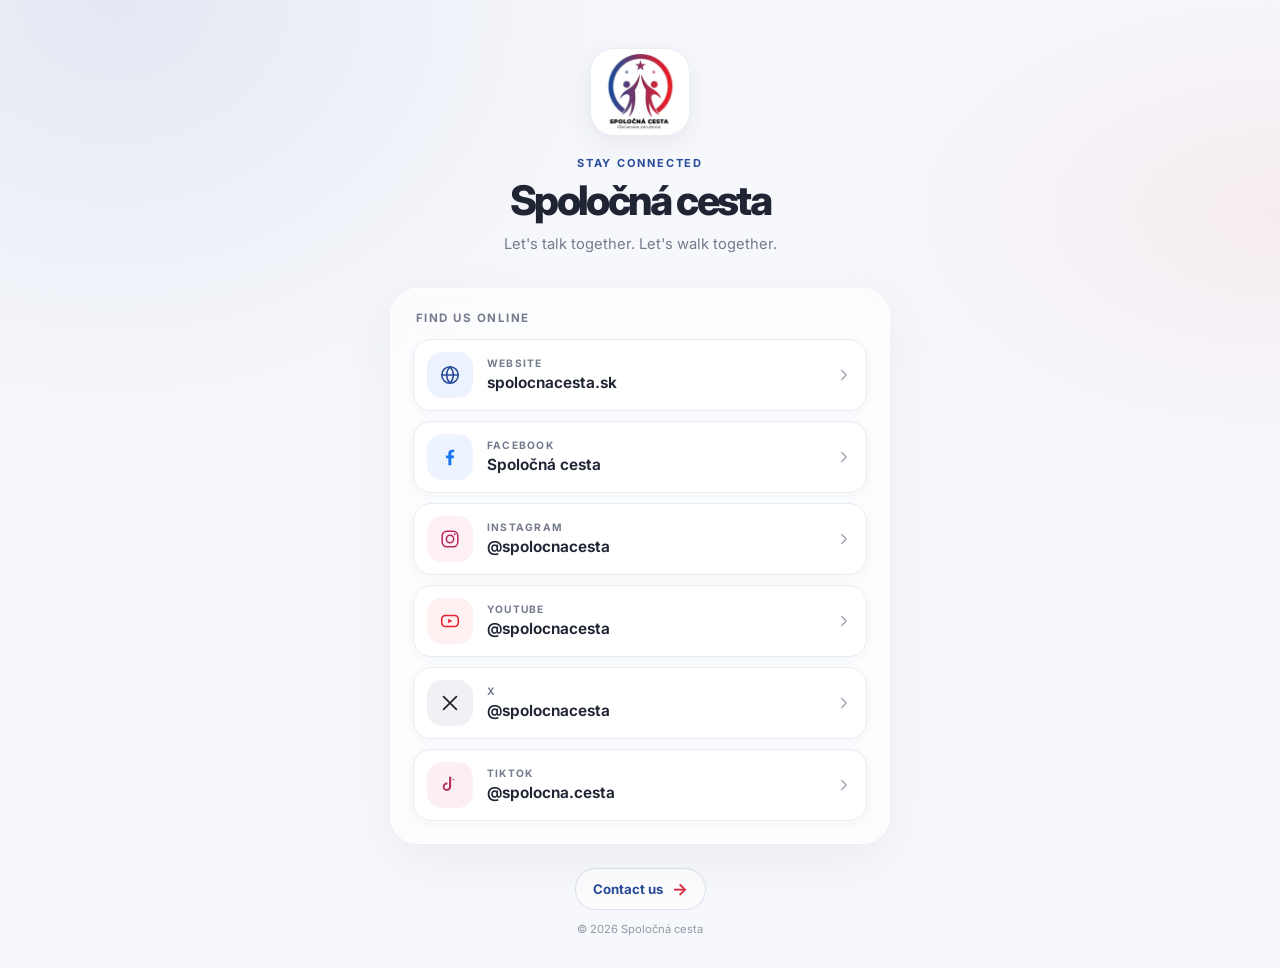
<file: index.html>
<!DOCTYPE html>
<html lang="en">
<head>
  <meta charset="UTF-8">
  <meta name="viewport" content="width=device-width, initial-scale=1.0">
  <title>Spoločná cesta — Connect with us</title>
  <meta name="description" content="Find Spoločná cesta online and follow our journey.">
  <meta name="theme-color" content="#f7f8fc">

  <link rel="preconnect" href="https://fonts.googleapis.com">
  <link rel="preconnect" href="https://fonts.gstatic.com" crossorigin>
  <link href="https://fonts.googleapis.com/css2?family=Inter:wght@400;500;600;700;800&display=swap" rel="stylesheet">
  <link rel="stylesheet" href="style.css">
  <link rel="icon" href="favicon.ico">
  <link rel="apple-touch-icon" sizes="180x180" href="apple-touch-icon.png">
</head>
<body class="page-home">
  <main class="page-wrap">
    <header class="brand">
      <div class="brand-mark-frame">
        <img class="brand-mark" src="logor.png" alt="Spoločná cesta logo" width="104" height="84">
      </div>
      <p class="brand-eyebrow">Stay connected</p>
      <h1 class="brand-name">Spoločná cesta</h1>
      <p class="brand-tagline">Let's talk together. Let's walk together.</p>
    </header>

    <section class="links-section" aria-labelledby="links-heading">
      <h2 class="section-heading" id="links-heading">Find us online</h2>
      <ul class="links-list">
        <li>
          <a class="social-link social-link--website" href="https://www.spolocnacesta.sk" target="_blank" rel="noopener noreferrer">
            <span class="link-icon" aria-hidden="true">
              <svg viewBox="0 0 24 24" fill="none" stroke="currentColor" stroke-width="1.7" stroke-linecap="round" stroke-linejoin="round">
                <circle cx="12" cy="12" r="9"/><path d="M3 12h18M12 3c2.4 2.5 3.6 5.5 3.6 9s-1.2 6.5-3.6 9c-2.4-2.5-3.6-5.5-3.6-9S9.6 5.5 12 3z"/>
              </svg>
            </span>
            <span class="link-copy"><span class="link-label">Website</span><span class="link-title">spolocnacesta.sk</span></span>
            <svg class="link-arrow" viewBox="0 0 24 24" fill="none" stroke="currentColor" stroke-width="1.8" stroke-linecap="round" stroke-linejoin="round" aria-hidden="true"><path d="m9 18 6-6-6-6"/></svg>
          </a>
        </li>
        <li>
          <a class="social-link social-link--facebook" href="https://www.facebook.com/spolocnacesta/" target="_blank" rel="noopener noreferrer">
            <span class="link-icon" aria-hidden="true">
              <svg viewBox="0 0 24 24" fill="currentColor"><path d="M13.5 21v-7.6h2.6l.4-3h-3V8.3c0-.9.3-1.5 1.5-1.5h1.6V4.1A21 21 0 0 0 14.2 4c-2.4 0-4 1.4-4 4v2.4H7.6v3h2.6V21h3.3z"/></svg>
            </span>
            <span class="link-copy"><span class="link-label">Facebook</span><span class="link-title">Spoločná cesta</span></span>
            <svg class="link-arrow" viewBox="0 0 24 24" fill="none" stroke="currentColor" stroke-width="1.8" stroke-linecap="round" stroke-linejoin="round" aria-hidden="true"><path d="m9 18 6-6-6-6"/></svg>
          </a>
        </li>
        <li>
          <a class="social-link social-link--instagram" href="https://www.instagram.com/spolocnacesta?igsh=dm5ucjZya25pcDV3&utm_source=qr" target="_blank" rel="noopener noreferrer">
            <span class="link-icon" aria-hidden="true">
              <svg viewBox="0 0 24 24" fill="none" stroke="currentColor" stroke-width="1.7" stroke-linecap="round" stroke-linejoin="round">
                <rect x="3.5" y="3.5" width="17" height="17" rx="5"/><circle cx="12" cy="12" r="4"/><circle cx="17.2" cy="6.8" r="1" fill="currentColor" stroke="none"/>
              </svg>
            </span>
            <span class="link-copy"><span class="link-label">Instagram</span><span class="link-title">@spolocnacesta</span></span>
            <svg class="link-arrow" viewBox="0 0 24 24" fill="none" stroke="currentColor" stroke-width="1.8" stroke-linecap="round" stroke-linejoin="round" aria-hidden="true"><path d="m9 18 6-6-6-6"/></svg>
          </a>
        </li>
        <li>
          <a class="social-link social-link--youtube" href="https://youtube.com/@spolocnacesta?si=GFVHnetI8iU_1ztg" target="_blank" rel="noopener noreferrer">
            <span class="link-icon" aria-hidden="true">
              <svg viewBox="0 0 24 24" fill="none" stroke="currentColor" stroke-width="1.7" stroke-linecap="round" stroke-linejoin="round">
                <rect x="3" y="6" width="18" height="12" rx="4"/><path d="m10 9.5 4.5 2.5-4.5 2.5z" fill="currentColor" stroke="none"/>
              </svg>
            </span>
            <span class="link-copy"><span class="link-label">YouTube</span><span class="link-title">@spolocnacesta</span></span>
            <svg class="link-arrow" viewBox="0 0 24 24" fill="none" stroke="currentColor" stroke-width="1.8" stroke-linecap="round" stroke-linejoin="round" aria-hidden="true"><path d="m9 18 6-6-6-6"/></svg>
          </a>
        </li>
        <li>
          <a class="social-link social-link--x" href="https://x.com/spolocnacesta?s=21" target="_blank" rel="noopener noreferrer">
            <span class="link-icon" aria-hidden="true">
              <svg viewBox="0 0 24 24" fill="none" stroke="currentColor" stroke-width="1.8" stroke-linecap="round"><path d="m5 5 14 14M19 5 5 19"/></svg>
            </span>
            <span class="link-copy"><span class="link-label">X</span><span class="link-title">@spolocnacesta</span></span>
            <svg class="link-arrow" viewBox="0 0 24 24" fill="none" stroke="currentColor" stroke-width="1.8" stroke-linecap="round" stroke-linejoin="round" aria-hidden="true"><path d="m9 18 6-6-6-6"/></svg>
          </a>
        </li>
        <li>
          <a class="social-link social-link--tiktok" href="https://www.tiktok.com/@spolocna.cesta" target="_blank" rel="noopener noreferrer">
            <span class="link-icon" aria-hidden="true">
              <svg viewBox="0 0 24 24" fill="currentColor"><path d="M16.6 5.8a4.8 4.8 0 0 1-3.4-1.4V14a4.6 4.6 0 1 1-4-4.6v2.1a2.5 2.5 0 1 0 1.8 2.4V3h2.1a4.8 4.8 0 0 0 3.5 4.1V5.8z"/></svg>
            </span>
            <span class="link-copy"><span class="link-label">TikTok</span><span class="link-title">@spolocna.cesta</span></span>
            <svg class="link-arrow" viewBox="0 0 24 24" fill="none" stroke="currentColor" stroke-width="1.8" stroke-linecap="round" stroke-linejoin="round" aria-hidden="true"><path d="m9 18 6-6-6-6"/></svg>
          </a>
        </li>
      </ul>
    </section>

    <footer class="site-footer">
      <a class="contact-link" href="contact.html">Contact us <span aria-hidden="true">→</span></a>
      <p class="copyright">© 2026 Spoločná cesta</p>
    </footer>
  </main>
</body>
</html>
</file>
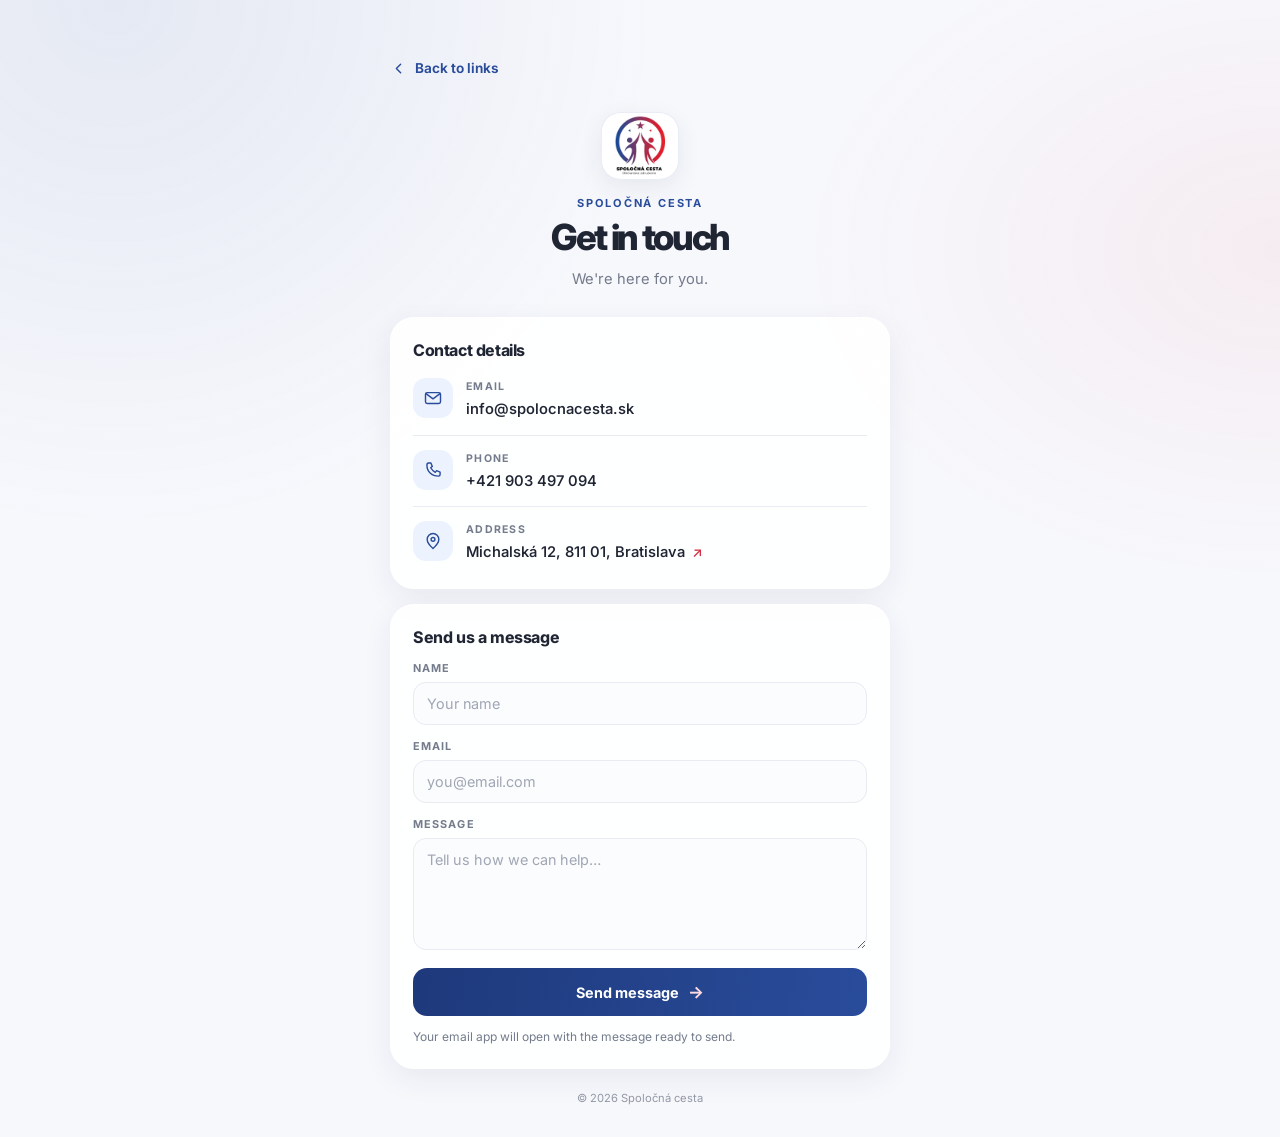
<file: contact.html>
<!DOCTYPE html>
<html lang="en">
<head>
  <meta charset="UTF-8">
  <meta name="viewport" content="width=device-width, initial-scale=1.0">
  <title>Contact — Spoločná cesta</title>
  <meta name="description" content="Contact Spoločná cesta by email, phone, or at our Bratislava address.">
  <meta name="theme-color" content="#f7f8fc">

  <link rel="preconnect" href="https://fonts.googleapis.com">
  <link rel="preconnect" href="https://fonts.gstatic.com" crossorigin>
  <link href="https://fonts.googleapis.com/css2?family=Inter:wght@400;500;600;700;800&display=swap" rel="stylesheet">
  <link rel="stylesheet" href="style.css">
  <link rel="icon" href="favicon.ico">
  <link rel="apple-touch-icon" sizes="180x180" href="apple-touch-icon.png">
</head>
<body class="page-contact">
  <main class="page-wrap page-wrap--contact">
    <a class="back-link" href="index.html">
      <svg viewBox="0 0 24 24" fill="none" stroke="currentColor" stroke-width="2" stroke-linecap="round" stroke-linejoin="round" aria-hidden="true"><path d="m15 6-6 6 6 6"/></svg>
      Back to links
    </a>

    <header class="contact-intro">
      <div class="brand-mark-frame brand-mark-frame--small">
        <img class="brand-mark" src="logor.png" alt="Spoločná cesta logo" width="80" height="65">
      </div>
      <p class="brand-eyebrow">Spoločná cesta</p>
      <h1 class="brand-name">Get in touch</h1>
      <p class="brand-tagline">We're here for you.</p>
    </header>

    <section class="surface-card" aria-labelledby="contact-details-heading">
      <h2 class="card-heading" id="contact-details-heading">Contact details</h2>

      <div class="contact-row">
        <span class="contact-icon" aria-hidden="true">
          <svg viewBox="0 0 24 24" fill="none" stroke="currentColor" stroke-width="1.7" stroke-linecap="round" stroke-linejoin="round"><rect x="3" y="5.5" width="18" height="13" rx="2"/><path d="m4 7 8 6 8-6"/></svg>
        </span>
        <div>
          <p class="contact-label">Email</p>
          <p class="contact-value"><a href="mailto:info@spolocnacesta.sk">info@spolocnacesta.sk</a></p>
        </div>
      </div>

      <div class="contact-row">
        <span class="contact-icon" aria-hidden="true">
          <svg viewBox="0 0 24 24" fill="none" stroke="currentColor" stroke-width="1.7" stroke-linecap="round" stroke-linejoin="round"><path d="M6.5 3.5h3l1.7 4.2-2 1.6a15.5 15.5 0 0 0 5.5 5.5l1.6-2 4.2 1.7v3c0 1-.8 1.8-1.8 1.8C10.3 19.3 4.7 13.7 4.7 6.3c0-1.5.8-2.8 1.8-2.8z"/></svg>
        </span>
        <div>
          <p class="contact-label">Phone</p>
          <p class="contact-value"><a href="tel:+421903497094">+421 903 497 094</a></p>
        </div>
      </div>

      <div class="contact-row">
        <span class="contact-icon" aria-hidden="true">
          <svg viewBox="0 0 24 24" fill="none" stroke="currentColor" stroke-width="1.7" stroke-linecap="round" stroke-linejoin="round"><path d="M19 10c0 5-7 11-7 11S5 15 5 10a7 7 0 1 1 14 0z"/><circle cx="12" cy="10" r="2.3"/></svg>
        </span>
        <div>
          <p class="contact-label">Address</p>
          <p class="contact-value">
            <a href="https://maps.google.com/?q=Michalska%2012%2C%20811%2001%2C%20Bratislava" target="_blank" rel="noopener noreferrer">
              Michalská 12, 811 01, Bratislava <span class="external-arrow" aria-hidden="true">↗</span>
            </a>
          </p>
        </div>
      </div>
    </section>

    <section class="surface-card" aria-labelledby="message-heading">
      <h2 class="card-heading" id="message-heading">Send us a message</h2>
      <form id="contactForm" action="mailto:info@spolocnacesta.sk" method="POST" enctype="text/plain">
        <div class="field">
          <label for="name">Name</label>
          <input id="name" name="Name" type="text" placeholder="Your name" autocomplete="name" required>
        </div>
        <div class="field">
          <label for="email">Email</label>
          <input id="email" name="Email" type="email" placeholder="you@email.com" autocomplete="email" required>
        </div>
        <div class="field">
          <label for="message">Message</label>
          <textarea id="message" name="Message" rows="4" placeholder="Tell us how we can help…" required></textarea>
        </div>
        <button class="submit-button" type="submit">Send message <span aria-hidden="true">→</span></button>
      </form>
      <p class="form-note">Your email app will open with the message ready to send.</p>
    </section>

    <footer class="site-footer site-footer--contact">
      <p class="copyright">© 2026 Spoločná cesta</p>
    </footer>
  </main>
</body>
</html>
</file>
<file: style.css>
:root {
  color-scheme: light;
  --page: #f7f8fc;
  --surface: #ffffff;
  --surface-soft: #f1f4fb;
  --ink: #202534;
  --muted: #747b8c;
  --line: #e8ebf2;
  --blue: #294c9b;
  --blue-deep: #1e397b;
  --red: #d52f45;
  --purple: #7b2a65;
  --shadow: 0 10px 30px rgba(32, 45, 82, 0.07);
  --shadow-hover: 0 16px 34px rgba(32, 45, 82, 0.12);
  --font: 'Inter', -apple-system, BlinkMacSystemFont, 'Segoe UI', sans-serif;
}

*, *::before, *::after {
  box-sizing: border-box;
}

html {
  min-width: 320px;
  background: var(--page);
  scroll-behavior: smooth;
}

body {
  min-height: 100vh;
  margin: 0;
  background:
    radial-gradient(ellipse at 9% 0%, rgba(41, 76, 155, 0.09), transparent 34rem),
    radial-gradient(ellipse at 100% 22%, rgba(213, 47, 69, 0.06), transparent 30rem),
    var(--page);
  color: var(--ink);
  font-family: var(--font);
  -webkit-font-smoothing: antialiased;
  text-rendering: optimizeLegibility;
}

a {
  color: inherit;
  text-decoration: none;
}

img, svg {
  display: block;
}

::selection {
  color: #fff;
  background: var(--blue);
}

:focus-visible {
  outline: 3px solid rgba(41, 76, 155, 0.38);
  outline-offset: 4px;
}

.page-wrap {
  width: min(100% - 36px, 500px);
  margin: 0 auto;
  padding: 48px 0 32px;
}

.brand,
.contact-intro {
  display: flex;
  flex-direction: column;
  align-items: center;
  text-align: center;
}

.brand {
  margin-bottom: 32px;
}

.brand-mark-frame {
  display: grid;
  width: 100px;
  height: 88px;
  place-items: center;
  margin-bottom: 20px;
  overflow: hidden;
  border: 1px solid rgba(41, 76, 155, 0.1);
  border-radius: 24px;
  background: var(--surface);
  box-shadow: 0 8px 24px rgba(32, 45, 82, 0.08);
}

.brand-mark {
  width: 100%;
  height: 100%;
  object-fit: contain;
}

.brand-eyebrow {
  margin: 0 0 8px;
  color: var(--blue);
  font-size: 0.69rem;
  font-weight: 700;
  letter-spacing: 0.16em;
  text-transform: uppercase;
}

.brand-name {
  margin: 0;
  color: var(--ink);
  font-size: clamp(2rem, 8vw, 2.55rem);
  font-weight: 800;
  letter-spacing: -0.065em;
  line-height: 1.08;
}

.brand-tagline {
  margin: 11px 0 0;
  color: var(--muted);
  font-size: 0.92rem;
  line-height: 1.55;
}

.links-section {
  padding: 22px;
  border: 1px solid rgba(255, 255, 255, 0.85);
  border-radius: 28px;
  background: rgba(255, 255, 255, 0.64);
  box-shadow: 0 18px 55px rgba(32, 45, 82, 0.06);
  backdrop-filter: blur(14px);
}

.section-heading {
  margin: 0 0 14px 3px;
  color: var(--muted);
  font-size: 0.72rem;
  font-weight: 700;
  letter-spacing: 0.13em;
  text-transform: uppercase;
}

.links-list {
  display: grid;
  gap: 10px;
  margin: 0;
  padding: 0;
  list-style: none;
}

.social-link {
  display: flex;
  min-height: 72px;
  align-items: center;
  gap: 14px;
  padding: 11px 13px;
  border: 1px solid var(--line);
  border-radius: 18px;
  background: var(--surface);
  box-shadow: 0 3px 12px rgba(32, 45, 82, 0.035);
  transition: transform 180ms ease, box-shadow 180ms ease, border-color 180ms ease;
}

.social-link:hover {
  transform: translateY(-2px);
  border-color: rgba(41, 76, 155, 0.2);
  box-shadow: var(--shadow-hover);
}

.social-link:active {
  transform: translateY(0);
}

.link-icon {
  display: grid;
  width: 46px;
  height: 46px;
  flex: 0 0 46px;
  place-items: center;
  border-radius: 15px;
  background: var(--icon-bg, #edf1fb);
  color: var(--icon-color, var(--blue));
}

.link-icon svg {
  width: 22px;
  height: 22px;
}

.social-link--website { --icon-bg: #edf2ff; --icon-color: var(--blue); }
.social-link--facebook { --icon-bg: #edf3ff; --icon-color: #1877f2; }
.social-link--instagram { --icon-bg: #fff0f4; --icon-color: #b62b66; }
.social-link--youtube { --icon-bg: #fff0f1; --icon-color: #e32332; }
.social-link--x { --icon-bg: #f0f1f4; --icon-color: #202124; }
.social-link--tiktok { --icon-bg: #fceff3; --icon-color: #b02b55; }

.link-copy {
  display: flex;
  min-width: 0;
  flex: 1;
  flex-direction: column;
  gap: 4px;
}

.link-label {
  color: var(--muted);
  font-size: 0.64rem;
  font-weight: 700;
  letter-spacing: 0.12em;
  text-transform: uppercase;
}

.link-title {
  overflow: hidden;
  color: var(--ink);
  font-size: 0.96rem;
  font-weight: 650;
  text-overflow: ellipsis;
  white-space: nowrap;
}

.link-arrow {
  width: 18px;
  height: 18px;
  flex: 0 0 18px;
  color: #9ba2b1;
  transition: color 180ms ease, transform 180ms ease;
}

.social-link:hover .link-arrow {
  transform: translateX(3px);
  color: var(--blue);
}

.site-footer {
  display: flex;
  flex-direction: column;
  align-items: center;
  gap: 12px;
  margin-top: 24px;
  text-align: center;
}

.contact-link {
  display: inline-flex;
  min-height: 42px;
  align-items: center;
  justify-content: center;
  gap: 9px;
  padding: 0 17px;
  border: 1px solid rgba(41, 76, 155, 0.16);
  border-radius: 999px;
  background: rgba(255, 255, 255, 0.68);
  color: var(--blue);
  font-size: 0.83rem;
  font-weight: 700;
  transition: background 160ms ease, transform 160ms ease;
}

.contact-link:hover {
  transform: translateY(-1px);
  background: #fff;
}

.contact-link span {
  color: var(--red);
  font-size: 1.05rem;
}

.copyright {
  margin: 0;
  color: #9298a6;
  font-size: 0.7rem;
}

.page-wrap--contact {
  max-width: 520px;
}

.back-link {
  display: inline-flex;
  min-height: 40px;
  align-items: center;
  gap: 8px;
  margin-bottom: 24px;
  color: var(--blue);
  font-size: 0.85rem;
  font-weight: 650;
}

.back-link svg {
  width: 17px;
  height: 17px;
}

.back-link:hover {
  color: var(--red);
}

.contact-intro {
  margin-bottom: 26px;
}

.brand-mark-frame--small {
  width: 78px;
  height: 68px;
  margin-bottom: 16px;
  border-radius: 20px;
}

.contact-intro .brand-name {
  font-size: clamp(1.9rem, 7vw, 2.25rem);
}

.surface-card {
  margin-bottom: 15px;
  padding: 22px;
  border: 1px solid rgba(255, 255, 255, 0.9);
  border-radius: 24px;
  background: rgba(255, 255, 255, 0.88);
  box-shadow: var(--shadow);
}

.card-heading {
  margin: 0 0 14px;
  color: var(--ink);
  font-size: 1rem;
  font-weight: 750;
  letter-spacing: -0.025em;
}

.contact-row {
  display: flex;
  align-items: flex-start;
  gap: 13px;
  padding: 14px 0;
  border-top: 1px solid var(--line);
}

.contact-row:first-of-type {
  padding-top: 4px;
  border-top: 0;
}

.contact-row:last-child {
  padding-bottom: 2px;
}

.contact-icon {
  display: grid;
  width: 40px;
  height: 40px;
  flex: 0 0 40px;
  place-items: center;
  border-radius: 13px;
  background: #edf2ff;
  color: var(--blue);
}

.contact-icon svg {
  width: 20px;
  height: 20px;
}

.contact-label {
  margin: 2px 0 5px;
  color: var(--muted);
  font-size: 0.66rem;
  font-weight: 700;
  letter-spacing: 0.12em;
  text-transform: uppercase;
}

.contact-value {
  margin: 0;
  color: var(--ink);
  font-size: 0.92rem;
  font-weight: 550;
  line-height: 1.55;
  overflow-wrap: anywhere;
}

.contact-value a:hover {
  color: var(--blue);
}

.external-arrow {
  display: inline-block;
  margin-left: 3px;
  color: var(--red);
  font-size: 0.86rem;
}

.field {
  margin-bottom: 14px;
}

.field label {
  display: block;
  margin-bottom: 7px;
  color: var(--muted);
  font-size: 0.68rem;
  font-weight: 700;
  letter-spacing: 0.1em;
  text-transform: uppercase;
}

.field input,
.field textarea {
  width: 100%;
  border: 1px solid var(--line);
  border-radius: 13px;
  padding: 12px 13px;
  background: #fbfcfe;
  color: var(--ink);
  font: inherit;
  font-size: 0.9rem;
  transition: border-color 160ms ease, box-shadow 160ms ease;
}

.field textarea {
  min-height: 112px;
  resize: vertical;
}

.field input::placeholder,
.field textarea::placeholder {
  color: #a0a6b3;
}

.field input:focus,
.field textarea:focus {
  outline: none;
  border-color: rgba(41, 76, 155, 0.55);
  box-shadow: 0 0 0 4px rgba(41, 76, 155, 0.09);
}

.submit-button {
  display: flex;
  width: 100%;
  min-height: 48px;
  align-items: center;
  justify-content: center;
  gap: 9px;
  border: 0;
  border-radius: 14px;
  background: linear-gradient(100deg, var(--blue-deep), var(--blue));
  color: #fff;
  font: inherit;
  font-size: 0.9rem;
  font-weight: 700;
  cursor: pointer;
  transition: box-shadow 160ms ease, transform 160ms ease;
}

.submit-button:hover {
  transform: translateY(-1px);
  box-shadow: 0 8px 20px rgba(41, 76, 155, 0.2);
}

.submit-button span {
  color: #ffdbe1;
  font-size: 1.05rem;
}

.form-note {
  margin: 12px 0 0;
  color: var(--muted);
  font-size: 0.75rem;
  line-height: 1.5;
}

.site-footer--contact {
  margin-top: 22px;
}

@media (max-width: 380px) {
  .page-wrap {
    width: min(100% - 28px, 500px);
    padding-top: 32px;
  }

  .links-section {
    padding: 17px;
    border-radius: 24px;
  }

  .social-link {
    min-height: 68px;
    gap: 11px;
    padding: 10px;
  }

  .surface-card {
    padding: 18px;
  }
}

@media (prefers-reduced-motion: reduce) {
  *,
  *::before,
  *::after {
    scroll-behavior: auto !important;
    transition-duration: 0.01ms !important;
  }
}
</file>
